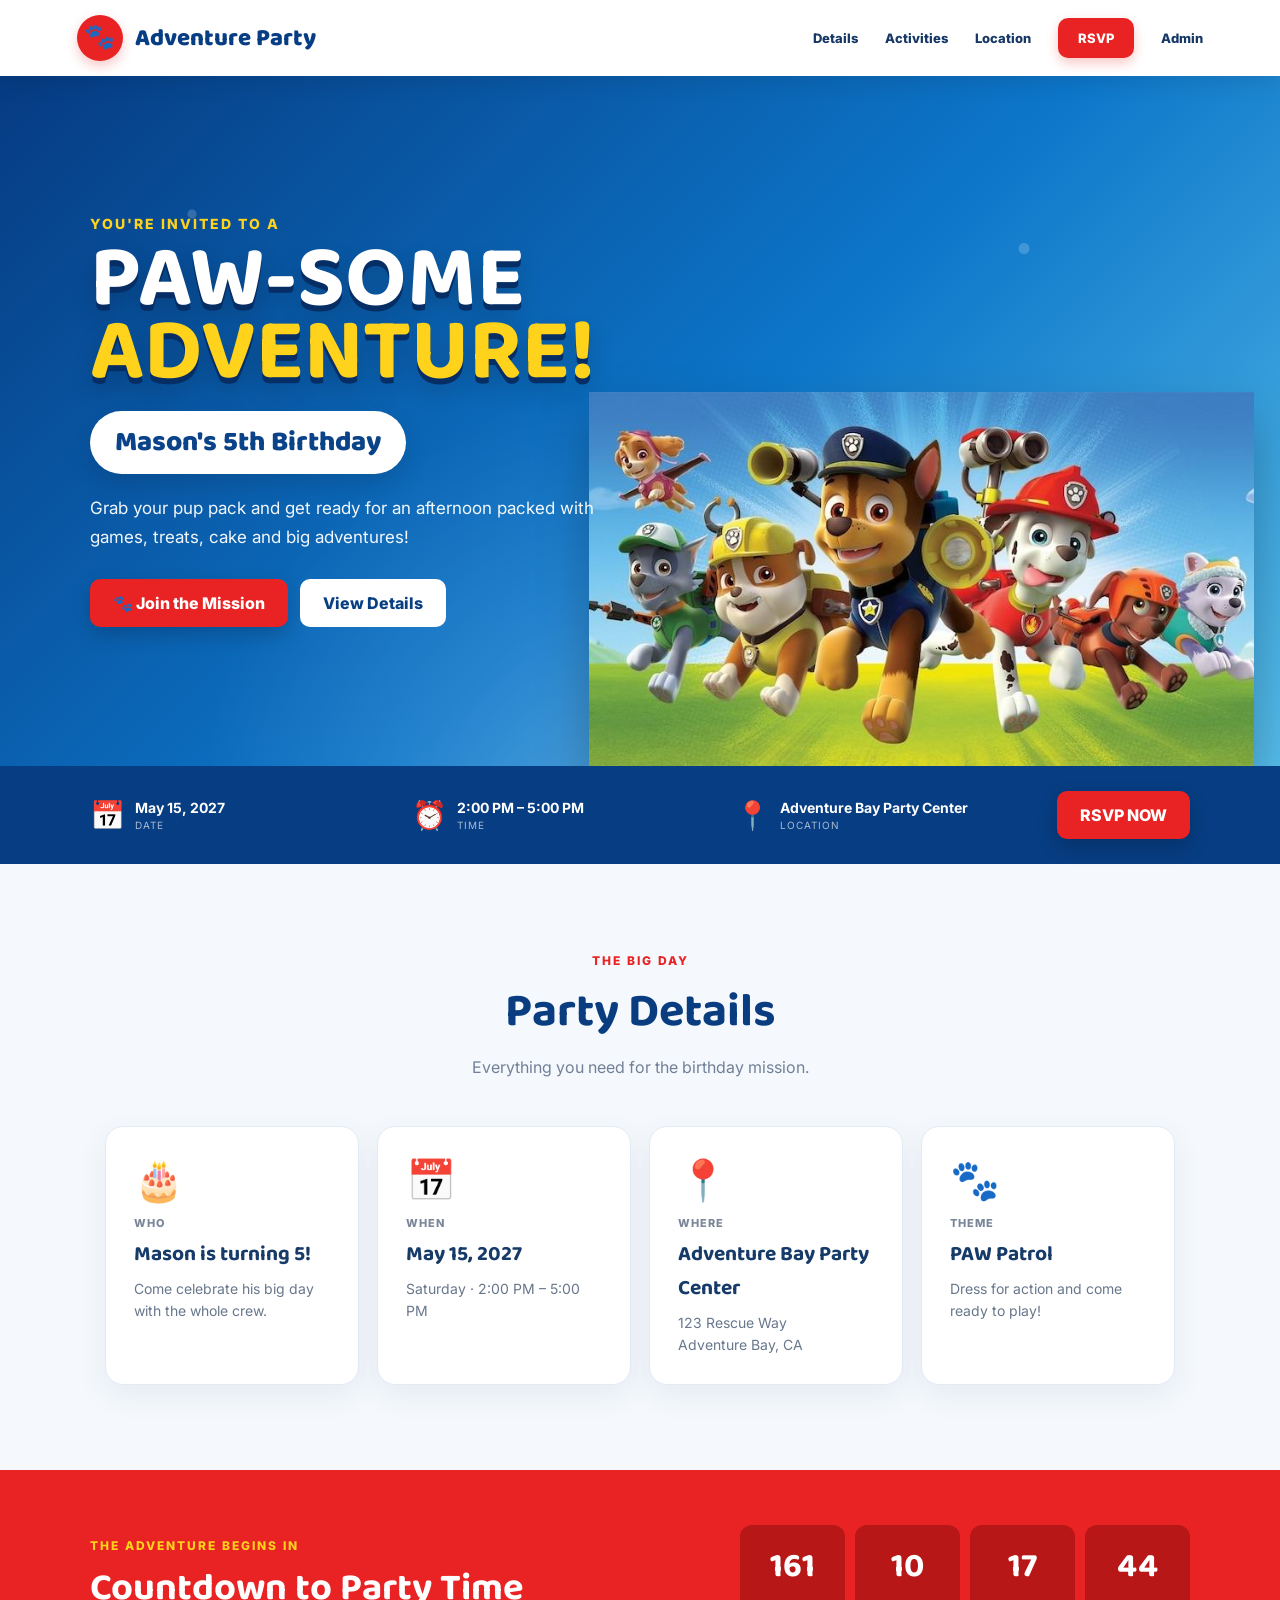
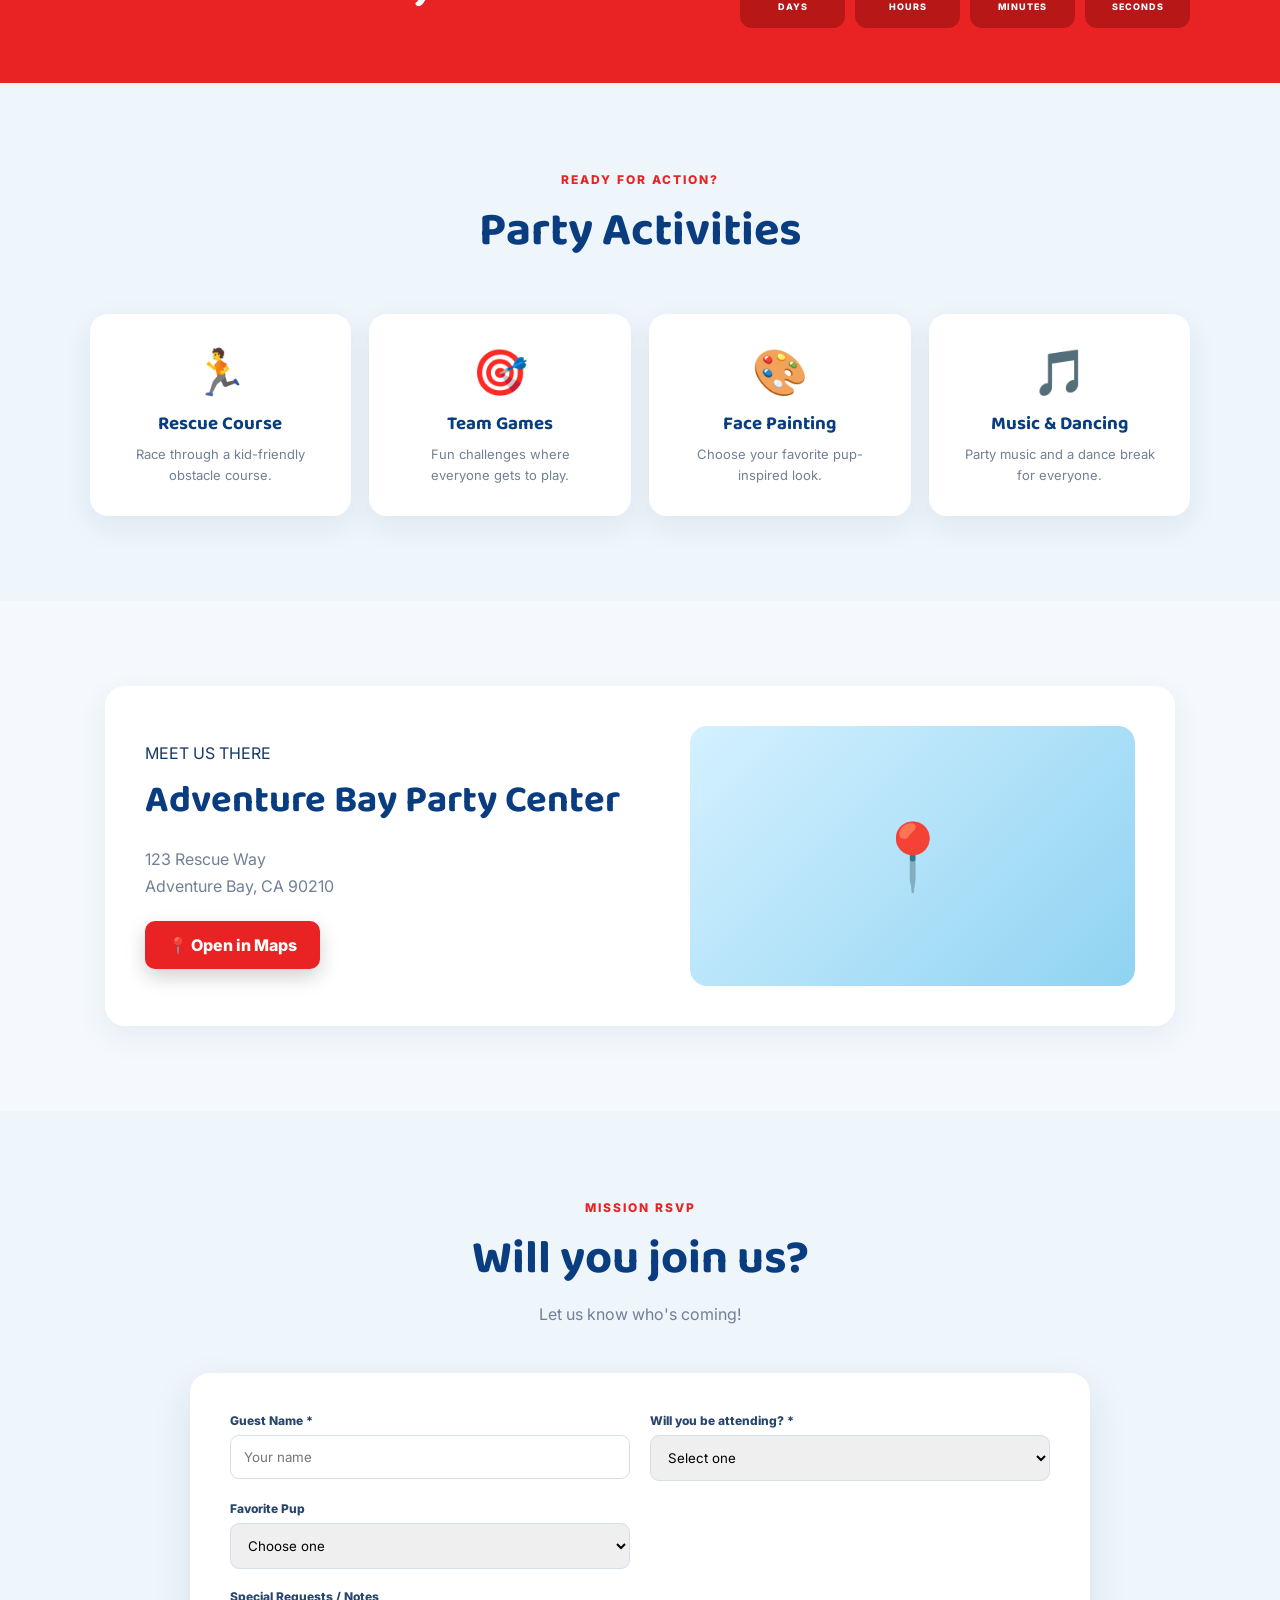
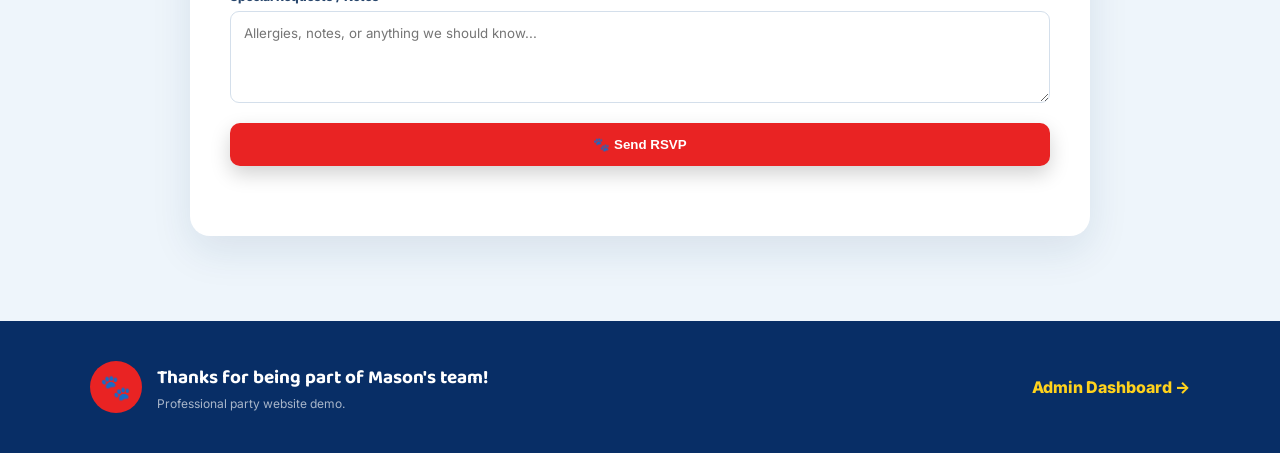
<file: index.html>
<!DOCTYPE html>
<html lang="en">
<head>
<meta charset="UTF-8">
<meta name="viewport" content="width=device-width, initial-scale=1.0">

<title>Mason's PAW Patrol Birthday</title>

<link rel="preconnect" href="https://fonts.googleapis.com">
<link rel="preconnect" href="https://fonts.gstatic.com" crossorigin>

<link href="https://fonts.googleapis.com/css2?family=Baloo+2:wght@500;600;700;800&family=Inter:wght@400;500;600;700;800&display=swap" rel="stylesheet">

<style>

* {
    box-sizing: border-box;
    margin: 0;
    padding: 0;
}

html {
    scroll-behavior: smooth;
}

body {
    font-family: "Inter", sans-serif;
    color: #163866;
    background: #f5f9fd;
}

h1,
h2,
h3,
.logo {
    font-family: "Baloo 2", sans-serif;
}

a {
    text-decoration: none;
    color: inherit;
}


/* =========================
   NAVIGATION
========================= */

.navbar {
    position: sticky;
    top: 0;
    z-index: 1000;

    height: 76px;

    display: flex;
    align-items: center;
    justify-content: space-between;

    padding: 0 6%;

    background: white;

    box-shadow:
        0 5px 25px rgba(0,0,0,.10);
}

.logo {
    display: flex;
    align-items: center;
    gap: 12px;

    font-size: 24px;
    font-weight: 800;

    color: #073d82;
}

.logo-badge {
    width: 46px;
    height: 46px;

    border-radius: 50%;

    display: grid;
    place-items: center;

    background: #e92323;

    font-size: 25px;

    box-shadow:
        0 5px 12px rgba(233,35,35,.25);
}

nav {
    display: flex;
    align-items: center;
    gap: 27px;

    font-size: 13px;
    font-weight: 800;
}

nav a {
    transition: .2s;
}

nav a:hover {
    color: #e92323;
}

.nav-rsvp {
    color: white !important;

    padding: 12px 20px;

    background: #e92323;

    border-radius: 10px;

    box-shadow:
        0 5px 12px rgba(233,35,35,.25);
}

.menu-button {
    display: none;

    border: none;
    background: transparent;

    font-size: 28px;

    cursor: pointer;
}


/* =========================
   HERO
========================= */

.hero {

    min-height: 690px;

    position: relative;

    overflow: hidden;

    display: flex;
    align-items: center;

    padding: 70px 7%;

    color: white;

    background:

        radial-gradient(
            circle at 15% 20%,
            rgba(255,255,255,.18) 0 4px,
            transparent 5px
        ),

        radial-gradient(
            circle at 80% 25%,
            rgba(255,255,255,.18) 0 5px,
            transparent 6px
        ),

        linear-gradient(
            135deg,
            #063b82,
            #0d76c9 55%,
            #55bce9
        );
}

.hero::before {

    content: "";

    position: absolute;

    inset: 0;

    background:
        radial-gradient(
            circle at 50% 110%,
            rgba(255,255,255,.20),
            transparent 45%
        );

    pointer-events: none;
}

.hero-content {

    position: relative;

    z-index: 10;

    max-width: 610px;
}

.eyebrow {

    font-size: 14px;

    font-weight: 800;

    letter-spacing: 2px;

    margin-bottom: 12px;

    color: #ffd21c;
}

.hero h1 {

    font-size: clamp(55px, 7vw, 88px);

    line-height: .82;

    margin-bottom: 22px;

    text-shadow:
        0 6px 0 #062e65,
        0 12px 25px rgba(0,0,0,.20);
}

.hero h1 span {

    display: block;

    color: #ffd21c;
}

.birthday-name {

    display: inline-block;

    padding: 9px 25px;

    border-radius: 50px;

    background: white;

    color: #0a4389;

    font-family: "Baloo 2";

    font-size: 28px;

    font-weight: 800;

    box-shadow:
        0 10px 25px rgba(0,0,0,.12);
}

.hero-description {

    max-width: 510px;

    margin-top: 20px;

    font-size: 17px;

    line-height: 1.7;

    color: rgba(255,255,255,.95);
}

.hero-buttons {

    display: flex;

    gap: 12px;

    margin-top: 27px;
}

.button {

    display: inline-flex;

    align-items: center;

    justify-content: center;

    padding: 14px 23px;

    border-radius: 10px;

    border: none;

    font-weight: 800;

    cursor: pointer;

    transition: .2s;
}

.button:hover {

    transform: translateY(-3px);
}

.button-red {

    background: #e92323;

    color: white;

    box-shadow:
        0 8px 20px rgba(0,0,0,.18);
}

.button-white {

    background: white;

    color: #083f82;
}


/* =========================
   REAL PAW PATROL IMAGE
========================= */

.hero-characters {

    position: absolute;

    z-index: 5;

    right: 2%;

    bottom: 0;

    width: 52%;

    max-width: 700px;

    pointer-events: none;
}

.hero-characters img {

    width: 100%;

    height: auto;

    display: block;

    filter:
        drop-shadow(
            0 25px 25px rgba(0,0,0,.25)
        );
}


/* =========================
   INFO BAR
========================= */

.info-bar {

    background: #073d82;

    color: white;

    padding: 25px 7%;

    display: grid;

    grid-template-columns:
        repeat(3,1fr)
        auto;

    align-items: center;

    gap: 25px;
}

.info-item {

    display: grid;

    grid-template-columns: 45px 1fr;

    align-items: center;
}

.info-icon {

    grid-row: 1 / 3;

    font-size: 28px;
}

.info-item strong {

    font-size: 14px;
}

.info-item small {

    color: rgba(255,255,255,.65);

    font-size: 10px;

    letter-spacing: 1px;
}


/* =========================
   SECTIONS
========================= */

.section {

    max-width: 1250px;

    margin: auto;

    padding: 85px 7%;
}

.light-section {

    max-width: none;

    background: #eef5fb;
}

.section-title {

    text-align: center;

    margin-bottom: 45px;
}

.section-title small {

    color: #e92323;

    font-weight: 800;

    letter-spacing: 2px;

    font-size: 12px;
}

.section-title h2 {

    color: #0a3d80;

    font-size: 47px;

    margin: 5px 0;
}

.section-title p {

    color: #718096;

    line-height: 1.6;
}


/* =========================
   DETAILS
========================= */

.cards {

    display: grid;

    grid-template-columns:
        repeat(4,1fr);

    gap: 18px;
}

.card {

    background: white;

    border-radius: 18px;

    padding: 28px;

    border: 1px solid #e2eaf3;

    box-shadow:
        0 10px 30px rgba(20,60,100,.08);

    transition: .2s;
}

.card:hover {

    transform: translateY(-5px);

    box-shadow:
        0 15px 35px rgba(20,60,100,.12);
}

.card-icon {

    font-size: 40px;

    margin-bottom: 12px;
}

.card-label {

    font-size: 11px;

    color: #7a8798;

    font-weight: 800;

    letter-spacing: 1px;
}

.card h3 {

    margin: 7px 0;

    font-size: 21px;

    color: #173b69;
}

.card p {

    color: #68778c;

    line-height: 1.6;

    font-size: 14px;
}


/* =========================
   COUNTDOWN
========================= */

.countdown {

    padding: 55px 7%;

    background: #e92323;

    color: white;

    display: flex;

    justify-content: space-between;

    align-items: center;

    gap: 30px;
}

.countdown-text small {

    color: #ffd21c;

    font-size: 12px;

    font-weight: 800;

    letter-spacing: 2px;
}

.countdown-text h2 {

    font-size: 38px;

    margin-top: 4px;
}

.countdown-boxes {

    display: flex;

    gap: 10px;
}

.countdown-box {

    width: 105px;

    padding: 14px 8px;

    text-align: center;

    border-radius: 12px;

    background: #b81717;
}

.countdown-box strong {

    display: block;

    font-family: "Baloo 2";

    font-size: 34px;
}

.countdown-box span {

    font-size: 9px;

    font-weight: 800;

    letter-spacing: 1px;
}


/* =========================
   ACTIVITIES
========================= */

.activities {

    display: grid;

    grid-template-columns:
        repeat(4,1fr);

    gap: 18px;
}

.activity {

    background: white;

    border-radius: 18px;

    padding: 30px;

    text-align: center;

    box-shadow:
        0 10px 30px rgba(20,60,100,.08);
}

.activity-icon {

    font-size: 45px;

    margin-bottom: 10px;
}

.activity h3 {

    color: #0a3d80;

    margin-bottom: 5px;
}

.activity p {

    color: #718096;

    font-size: 13px;

    line-height: 1.6;
}


/* =========================
   LOCATION
========================= */

.location-card {

    background: white;

    border-radius: 20px;

    padding: 40px;

    display: grid;

    grid-template-columns: 1fr 45%;

    gap: 35px;

    align-items: center;

    box-shadow:
        0 10px 30px rgba(20,60,100,.08);
}

.location-card h2 {

    color: #0a3d80;

    font-size: 38px;

    margin: 7px 0 15px;
}

.location-card p {

    color: #718096;

    line-height: 1.7;

    margin-bottom: 20px;
}

.map {

    min-height: 260px;

    border-radius: 17px;

    display: grid;

    place-items: center;

    background:
        linear-gradient(
            135deg,
            #d4f1ff,
            #8fd3f2
        );

    font-size: 65px;
}


/* =========================
   RSVP
========================= */

.rsvp-wrapper {

    max-width: 900px;

    margin: auto;

    padding: 40px;

    background: white;

    border-radius: 20px;

    box-shadow:
        0 15px 40px rgba(20,60,100,.10);
}

.rsvp-form {

    display: grid;

    grid-template-columns:
        1fr 1fr;

    gap: 20px;
}

.form-group {

    display: flex;

    flex-direction: column;

    gap: 7px;
}

.form-group label {

    font-size: 12px;

    font-weight: 800;

    color: #28466c;
}

.form-group input,
.form-group select,
.form-group textarea {

    width: 100%;

    border: 1px solid #d4dfeb;

    border-radius: 9px;

    padding: 13px;

    font-family: inherit;

    outline: none;
}

.form-group input:focus,
.form-group select:focus,
.form-group textarea:focus {

    border-color: #138bd0;
}

.full {

    grid-column: 1 / -1;
}

.hidden {

    display: none;
}

#rsvpMessage {

    text-align: center;

    font-weight: 800;

    margin-top: 10px;
}


/* =========================
   FOOTER
========================= */

footer {

    padding: 40px 7%;

    background: #082e66;

    color: white;

    display: flex;

    align-items: center;

    gap: 15px;
}

.footer-paw {

    width: 52px;

    height: 52px;

    display: grid;

    place-items: center;

    background: #e92323;

    border-radius: 50%;

    font-size: 25px;
}

footer strong {

    font-family: "Baloo 2";

    font-size: 19px;
}

footer p {

    margin-top: 3px;

    color: rgba(255,255,255,.65);

    font-size: 12px;
}

footer a {

    margin-left: auto;

    color: #ffd21c;

    font-weight: 800;
}


/* =========================
   MOBILE
========================= */

@media(max-width:1000px) {

    nav {

        display: none;

        position: absolute;

        top: 76px;

        left: 0;

        right: 0;

        background: white;

        flex-direction: column;

        padding: 25px;
    }

    nav.open {

        display: flex;
    }

    .menu-button {

        display: block;
    }

    .hero {

        min-height: 680px;
    }

    .hero-characters {

        opacity: .4;

        right: -10%;

        width: 75%;
    }

    .cards,
    .activities {

        grid-template-columns:
            repeat(2,1fr);
    }

    .info-bar {

        grid-template-columns:
            repeat(2,1fr);
    }

    .countdown {

        flex-direction: column;

        text-align: center;
    }
}


@media(max-width:600px) {

    .navbar {

        padding: 0 18px;
    }

    .hero {

        min-height: 690px;

        padding: 50px 22px;

        align-items: flex-start;
    }

    .hero h1 {

        font-size: 52px;
    }

    .birthday-name {

        font-size: 21px;
    }

    .hero-description {

        font-size: 15px;
    }

    .hero-buttons {

        flex-direction: column;
    }

    .hero-characters {

        width: 105%;

        right: -20%;

        bottom: 0;

        opacity: .38;
    }

    .info-bar {

        grid-template-columns: 1fr;

    }

    .section {

        padding: 65px 20px;
    }

    .section-title h2 {

        font-size: 36px;
    }

    .cards,
    .activities {

        grid-template-columns: 1fr;
    }

    .countdown-boxes {

        width: 100%;

        justify-content: center;
    }

    .countdown-box {

        width: 70px;
    }

    .countdown-box strong {

        font-size: 27px;
    }

    .location-card {

        grid-template-columns: 1fr;

        padding: 25px;
    }

    .rsvp-wrapper {

        padding: 22px;
    }

    .rsvp-form {

        grid-template-columns: 1fr;
    }

    .full {

        grid-column: auto;
    }

    footer {

        flex-wrap: wrap;
    }

    footer a {

        width: 100%;

        margin-left: 0;

        margin-top: 10px;
    }
}

</style>
</head>


<body>


<!-- =========================
     NAVIGATION
========================= -->

<header class="navbar">

    <a href="#home" class="logo">

        <span class="logo-badge">🐾</span>

        Adventure Party

    </a>


    <button
        class="menu-button"
        onclick="toggleMenu()">

        ☰

    </button>


    <nav id="navMenu">

        <a href="#details">Details</a>

        <a href="#activities">Activities</a>

        <a href="#location">Location</a>

        <a href="#rsvp" class="nav-rsvp">
            RSVP
        </a>

        <a href="admin.html">
            Admin
        </a>

    </nav>

</header>



<!-- =========================
     HERO
========================= -->

<section id="home" class="hero">


    <div class="hero-content">

        <div class="eyebrow">
            YOU'RE INVITED TO A
        </div>


        <h1>

            PAW-SOME

            <span>
                ADVENTURE!
            </span>

        </h1>


        <div class="birthday-name">
            Mason's 5th Birthday
        </div>


        <p class="hero-description">

            Grab your pup pack and get ready
            for an afternoon packed with games,
            treats, cake and big adventures!

        </p>


        <div class="hero-buttons">

            <a
                href="#rsvp"
                class="button button-red">

                🐾 Join the Mission

            </a>


            <a
                href="#details"
                class="button button-white">

                View Details

            </a>

        </div>

    </div>



    <!--
        IMPORTANT:

        Download an official PAW Patrol group
        image from Paramount/Nickelodeon's
        official photo gallery and name it:

        paw-patrol-group.jpg

        Then put it in:

        images/paw-patrol-group.jpg
    -->

    <div class="hero-characters">

        <img
            src="images/paw-patrol-group.jpg"
            alt="PAW Patrol characters">

    </div>

</section>



<!-- =========================
     INFO BAR
========================= -->

<section class="info-bar">

    <div class="info-item">

        <span class="info-icon">
            📅
        </span>

        <strong>
            May 15, 2027
        </strong>

        <small>
            DATE
        </small>

    </div>


    <div class="info-item">

        <span class="info-icon">
            ⏰
        </span>

        <strong>
            2:00 PM – 5:00 PM
        </strong>

        <small>
            TIME
        </small>

    </div>


    <div class="info-item">

        <span class="info-icon">
            📍
        </span>

        <strong>
            Adventure Bay Party Center
        </strong>

        <small>
            LOCATION
        </small>

    </div>


    <a
        href="#rsvp"
        class="button button-red">

        RSVP NOW

    </a>

</section>



<!-- =========================
     PARTY DETAILS
========================= -->

<section
    id="details"
    class="section">


    <div class="section-title">

        <small>
            THE BIG DAY
        </small>

        <h2>
            Party Details
        </h2>

        <p>
            Everything you need for the birthday mission.
        </p>

    </div>


    <div class="cards">


        <div class="card">

            <div class="card-icon">
                🎂
            </div>

            <div class="card-label">
                WHO
            </div>

            <h3>
                Mason is turning 5!
            </h3>

            <p>
                Come celebrate his big day
                with the whole crew.
            </p>

        </div>


        <div class="card">

            <div class="card-icon">
                📅
            </div>

            <div class="card-label">
                WHEN
            </div>

            <h3>
                May 15, 2027
            </h3>

            <p>
                Saturday · 2:00 PM – 5:00 PM
            </p>

        </div>


        <div class="card">

            <div class="card-icon">
                📍
            </div>

            <div class="card-label">
                WHERE
            </div>

            <h3>
                Adventure Bay Party Center
            </h3>

            <p>
                123 Rescue Way<br>
                Adventure Bay, CA
            </p>

        </div>


        <div class="card">

            <div class="card-icon">
                🐾
            </div>

            <div class="card-label">
                THEME
            </div>

            <h3>
                PAW Patrol
            </h3>

            <p>
                Dress for action and
                come ready to play!
            </p>

        </div>

    </div>

</section>



<!-- =========================
     COUNTDOWN
========================= -->

<section class="countdown">

    <div class="countdown-text">

        <small>
            THE ADVENTURE BEGINS IN
        </small>

        <h2>
            Countdown to Party Time
        </h2>

    </div>


    <div class="countdown-boxes">

        <div class="countdown-box">

            <strong id="days">
                00
            </strong>

            <span>
                DAYS
            </span>

        </div>


        <div class="countdown-box">

            <strong id="hours">
                00
            </strong>

            <span>
                HOURS
            </span>

        </div>


        <div class="countdown-box">

            <strong id="minutes">
                00
            </strong>

            <span>
                MINUTES
            </span>

        </div>


        <div class="countdown-box">

            <strong id="seconds">
                00
            </strong>

            <span>
                SECONDS
            </span>

        </div>

    </div>

</section>



<!-- =========================
     ACTIVITIES
========================= -->

<section
    id="activities"
    class="section light-section">


    <div class="section-title">

        <small>
            READY FOR ACTION?
        </small>

        <h2>
            Party Activities
        </h2>

    </div>


    <div class="activities">


        <div class="activity">

            <div class="activity-icon">
                🏃
            </div>

            <h3>
                Rescue Course
            </h3>

            <p>
                Race through a kid-friendly
                obstacle course.
            </p>

        </div>


        <div class="activity">

            <div class="activity-icon">
                🎯
            </div>

            <h3>
                Team Games
            </h3>

            <p>
                Fun challenges where
                everyone gets to play.
            </p>

        </div>


        <div class="activity">

            <div class="activity-icon">
                🎨
            </div>

            <h3>
                Face Painting
            </h3>

            <p>
                Choose your favorite
                pup-inspired look.
            </p>

        </div>


        <div class="activity">

            <div class="activity-icon">
                🎵
            </div>

            <h3>
                Music & Dancing
            </h3>

            <p>
                Party music and a
                dance break for everyone.
            </p>

        </div>

    </div>

</section>



<!-- =========================
     LOCATION
========================= -->

<section
    id="location"
    class="section">


    <div class="location-card">


        <div>

            <div class="section-label">
                MEET US THERE
            </div>

            <h2>
                Adventure Bay Party Center
            </h2>

            <p>

                123 Rescue Way<br>

                Adventure Bay, CA 90210

            </p>


            <a
                href="https://www.google.com/maps"
                target="_blank"
                class="button button-red">

                📍 Open in Maps

            </a>

        </div>


        <div class="map">

            📍

        </div>

    </div>

</section>



<!-- =========================
     RSVP
========================= -->

<section
    id="rsvp"
    class="section light-section">


    <div class="section-title">

        <small>
            MISSION RSVP
        </small>

        <h2>
            Will you join us?
        </h2>

        <p>
            Let us know who's coming!
        </p>

    </div>


    <div class="rsvp-wrapper">


        <form
            id="rsvpForm"
            class="rsvp-form">


            <div class="form-group">

                <label>
                    Guest Name *
                </label>

                <input
                    id="guestName"
                    required
                    placeholder="Your name">

            </div>


            <div class="form-group">

                <label>
                    Will you be attending? *
                </label>

                <select
                    id="attendance"
                    required>

                    <option value="">
                        Select one
                    </option>

                    <option value="yes">
                        Yes, I'll be there!
                    </option>

                    <option value="no">
                        Sorry, I can't make it.
                    </option>

                    <option value="maybe">
                        Maybe
                    </option>

                </select>

            </div>


            <div
                id="guestCountContainer"
                class="form-group hidden">

                <label>
                    Number of Guests *
                </label>

                <input
                    id="guestCount"
                    type="number"
                    min="1"
                    max="20"
                    value="1">

            </div>


            <div class="form-group">

                <label>
                    Favorite Pup
                </label>

                <select id="favoritePup">

                    <option value="">
                        Choose one
                    </option>

                    <option>
                        Chase
                    </option>

                    <option>
                        Marshall
                    </option>

                    <option>
                        Skye
                    </option>

                    <option>
                        Rubble
                    </option>

                    <option>
                        Rocky
                    </option>

                    <option>
                        Zuma
                    </option>

                    <option>
                        Everest
                    </option>

                </select>

            </div>


            <div class="form-group full">

                <label>
                    Special Requests / Notes
                </label>

                <textarea
                    id="notes"
                    rows="4"
                    placeholder="Allergies, notes, or anything we should know..."></textarea>

            </div>


            <button
                type="submit"
                class="button button-red full">

                🐾 Send RSVP

            </button>


            <p
                id="rsvpMessage"
                class="full">
            </p>


        </form>

    </div>

</section>



<!-- =========================
     FOOTER
========================= -->

<footer>

    <div class="footer-paw">
        🐾
    </div>

    <div>

        <strong>
            Thanks for being part of Mason's team!
        </strong>

        <p>
            Professional party website demo.
        </p>

    </div>


    <a href="admin.html">
        Admin Dashboard →
    </a>

</footer>



<script>

/* =========================
   MOBILE MENU
========================= */

function toggleMenu() {

    const menu =
        document.getElementById("navMenu");

    menu.classList.toggle("open");

}


/* =========================
   COUNTDOWN
========================= */

const partyDate =
    new Date(
        "May 15, 2027 14:00:00"
    ).getTime();


function updateCountdown() {

    const now =
        new Date().getTime();

    const difference =
        Math.max(
            0,
            partyDate - now
        );


    const days =
        Math.floor(
            difference /
            (1000 * 60 * 60 * 24)
        );


    const hours =
        Math.floor(
            difference /
            (1000 * 60 * 60)
            % 24
        );


    const minutes =
        Math.floor(
            difference /
            (1000 * 60)
            % 60
        );


    const seconds =
        Math.floor(
            difference /
            1000
            % 60
        );


    document.getElementById("days")
        .textContent =
        String(days).padStart(2,"0");


    document.getElementById("hours")
        .textContent =
        String(hours).padStart(2,"0");


    document.getElementById("minutes")
        .textContent =
        String(minutes).padStart(2,"0");


    document.getElementById("seconds")
        .textContent =
        String(seconds).padStart(2,"0");

}


updateCountdown();

setInterval(
    updateCountdown,
    1000
);


/* =========================
   RSVP STORAGE
========================= */

const RSVP_KEY =
    "party_demo_rsvps";


function getRsvps() {

    try {

        return JSON.parse(
            localStorage.getItem(RSVP_KEY)
        ) || [];

    } catch {

        return [];

    }

}


function saveRsvps(data) {

    localStorage.setItem(
        RSVP_KEY,
        JSON.stringify(data)
    );

}


/* =========================
   RSVP FORM
========================= */

const attendance =
    document.getElementById(
        "attendance"
    );

const guestContainer =
    document.getElementById(
        "guestCountContainer"
    );

const guestCount =
    document.getElementById(
        "guestCount"
    );


attendance.addEventListener(
    "change",
    function() {

        if (
            attendance.value === "yes"
        ) {

            guestContainer.classList
                .remove("hidden");

            guestCount.required = true;

        } else {

            guestContainer.classList
                .add("hidden");

            guestCount.required = false;

        }

    }
);


document
    .getElementById("rsvpForm")
    .addEventListener(
        "submit",
        function(event) {

            event.preventDefault();


            const name =
                document
                    .getElementById(
                        "guestName"
                    )
                    .value
                    .trim();


            const record = {

                id: Date.now(),

                name: name,

                attendance:
                    attendance.value,

                guests:
                    attendance.value === "yes"
                        ? Number(
                            guestCount.value || 1
                          )
                        : 0,

                pup:
                    document
                        .getElementById(
                            "favoritePup"
                        )
                        .value,

                notes:
                    document
                        .getElementById(
                            "notes"
                        )
                        .value
                        .trim(),

                submitted:
                    new Date().toISOString()

            };


            let rsvps =
                getRsvps();


            /* Replace duplicate name */

            rsvps =
                rsvps.filter(
                    rsvp =>
                        rsvp.name.toLowerCase()
                        !==
                        name.toLowerCase()
                );


            rsvps.push(record);

            saveRsvps(rsvps);


            document
                .getElementById("rsvpForm")
                .reset();


            guestContainer.classList
                .add("hidden");


            guestCount.required =
                false;


            const message =
                document.getElementById(
                    "rsvpMessage"
                );


            message.textContent =
                "✓ RSVP received! Thanks for joining the mission!";

            message.style.color =
                "#168246";

        }
    );

</script>

</body>
</html>
</file>
